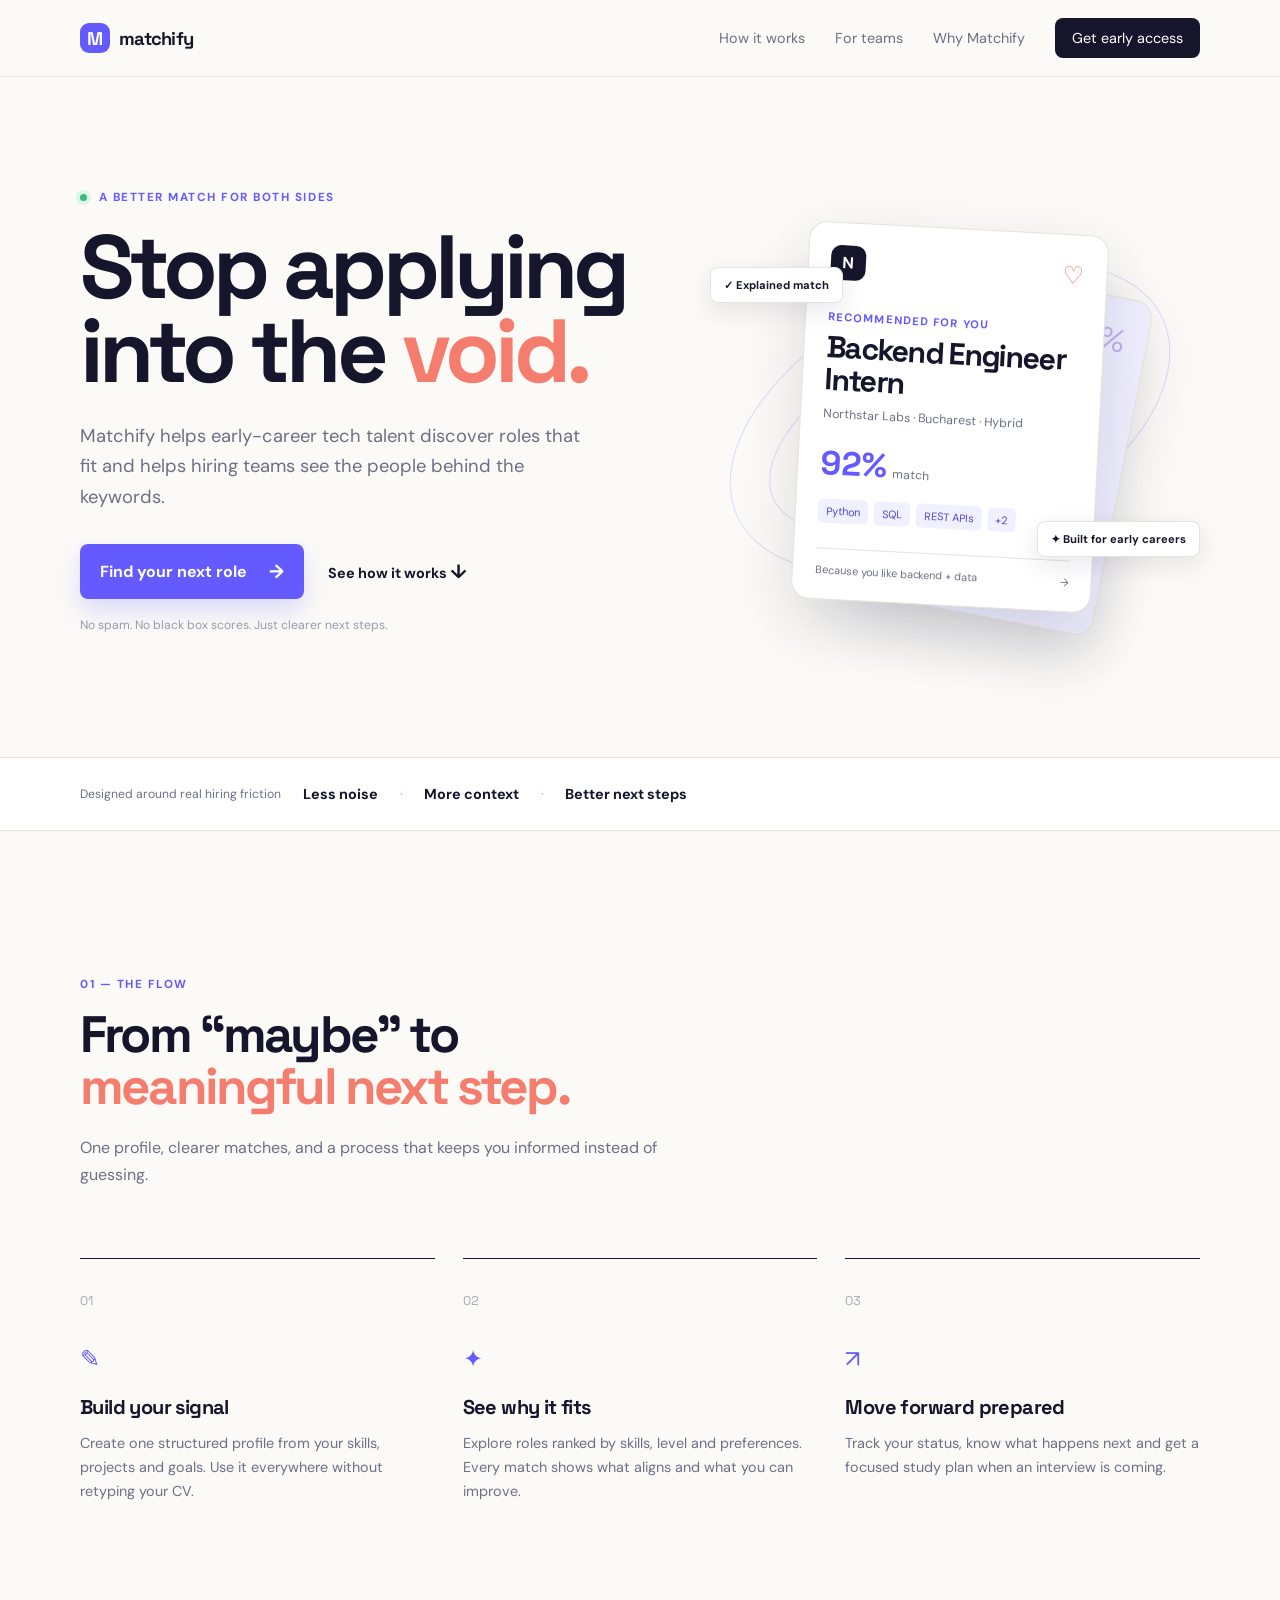
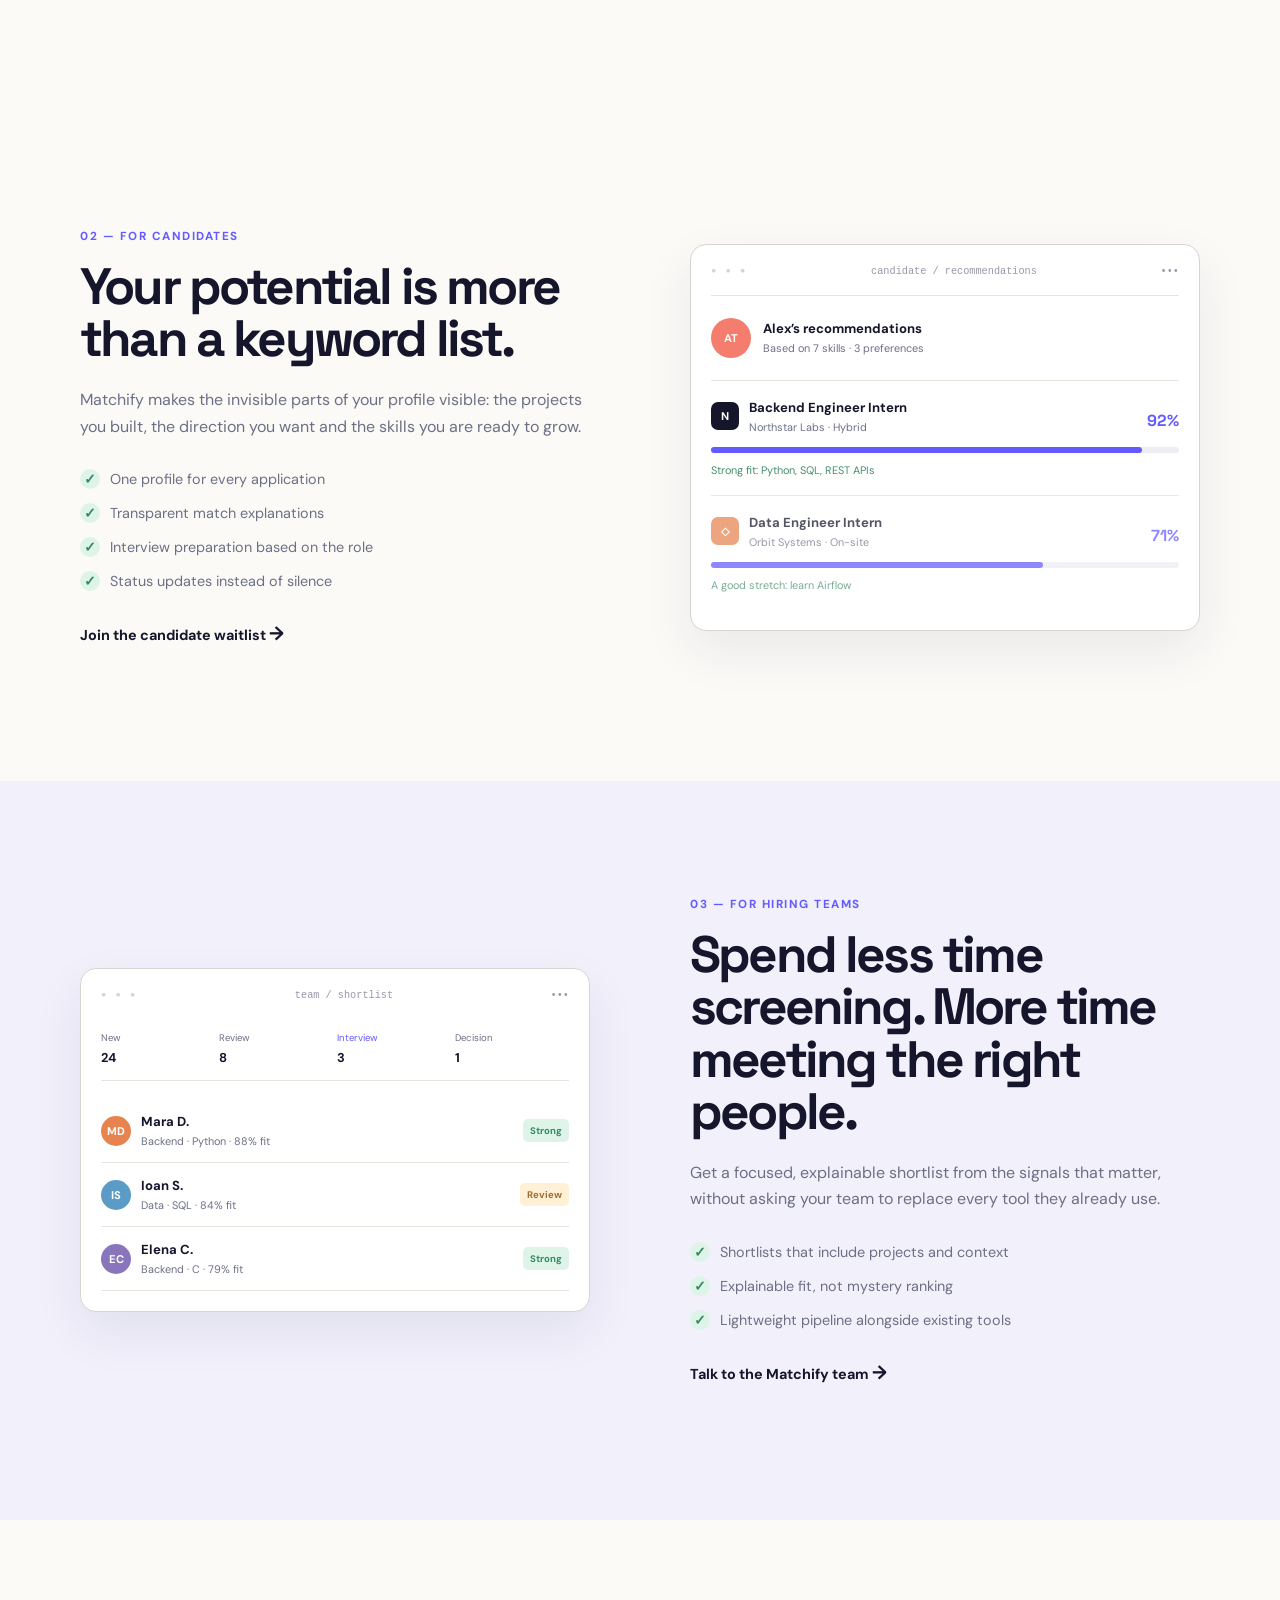
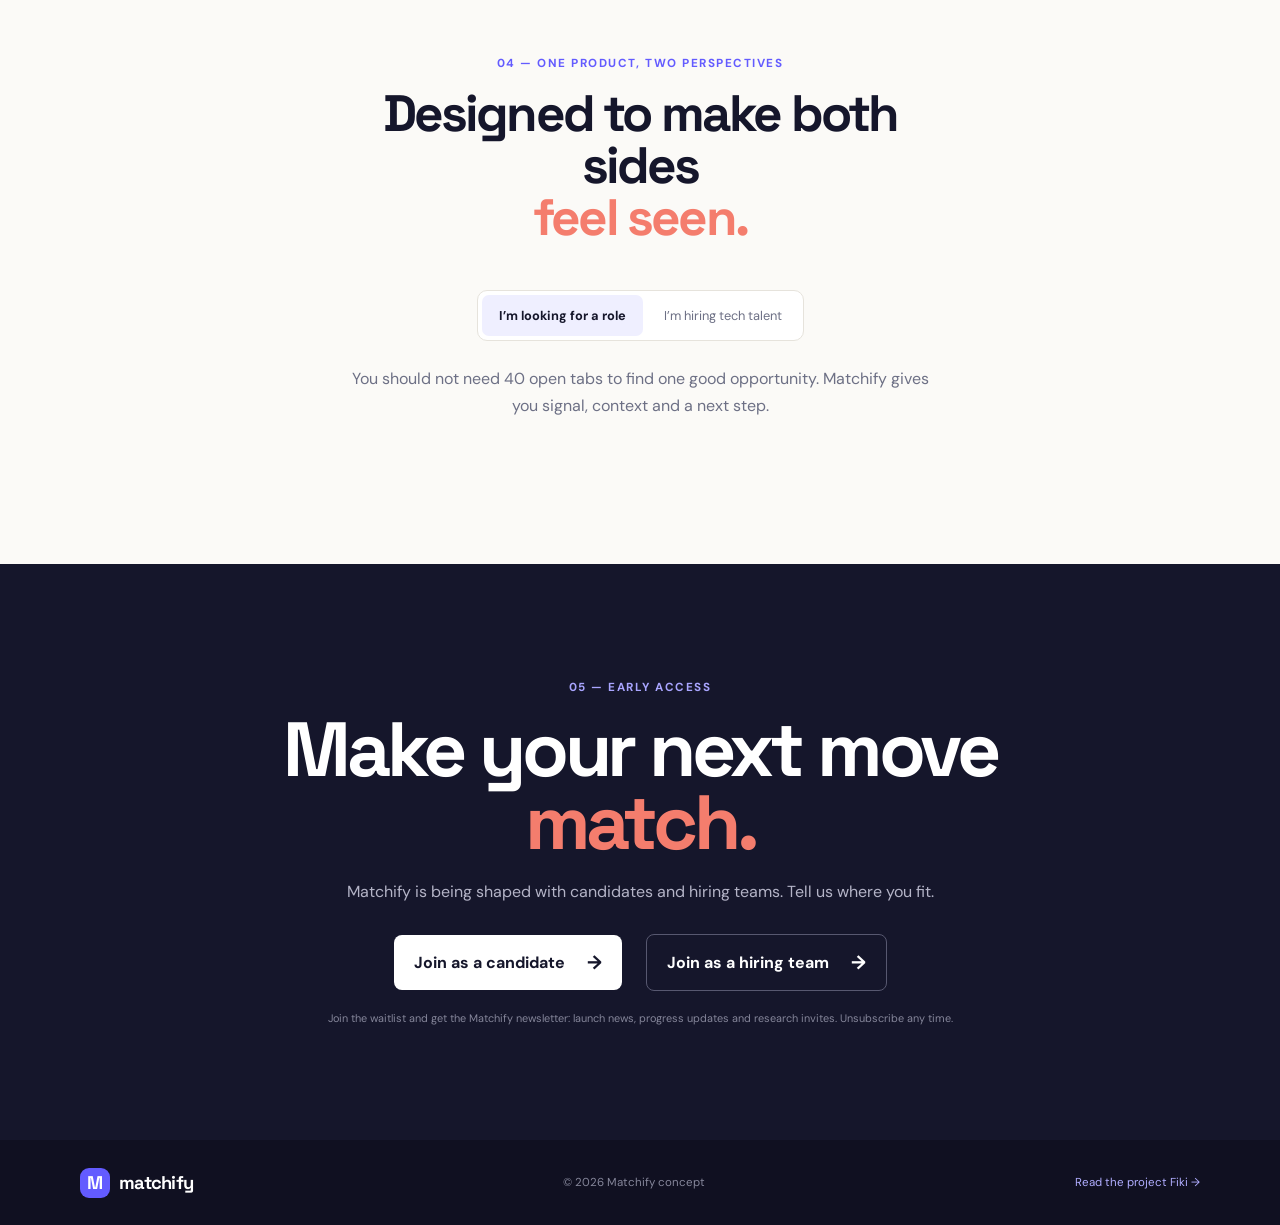
<file: landing.html>
<!DOCTYPE html>
<html lang="en">
<head>
  <meta charset="UTF-8" />
  <meta name="viewport" content="width=device-width, initial-scale=1.0" />
  <title>Matchify — Find the work that fits</title>
  <meta name="description" content="Matchify connects early-career tech talent with roles that fit their skills, goals and next steps." />
  <link rel="preconnect" href="https://fonts.googleapis.com" />
  <link rel="preconnect" href="https://fonts.gstatic.com" crossorigin />
  <link href="https://fonts.googleapis.com/css2?family=DM+Sans:wght@400;500;600;700&family=Space+Grotesk:wght@500;600;700&display=swap" rel="stylesheet" />
  <link rel="stylesheet" href="assets/css/landing.css" />

  <!-- M5 · PostHog: web analytics, conversion funnel and session replay.
       Runs only on the published site, so local testing does not pollute the data.
       The project key below is PostHog's public, write-only key; it is meant to live in the page. -->
  <script>
    (function () {
      var host = location.hostname;
      var isLocal = !host || host === "localhost" || host === "127.0.0.1" || host === "[::1]";
      window.MATCHIFY_ANALYTICS = !isLocal;
      if (isLocal) return;
      !function(t,e){var o,n,p,r;e.__SV||(window.posthog&&window.posthog.__loaded)||(window.posthog=e,e._i=[],e.init=function(i,s,a){function g(t,e){var o=e.split(".");2==o.length&&(t=t[o[0]],e=o[1]),t[e]=function(){t.push([e].concat(Array.prototype.slice.call(arguments,0)))}}(p=t.createElement("script")).type="text/javascript",p.crossOrigin="anonymous",p.async=!0,p.src=s.api_host.replace(".i.posthog.com","-assets.i.posthog.com")+"/static/array.js",(r=t.getElementsByTagName("script")[0]).parentNode.insertBefore(p,r);var u=e;for(void 0!==a?u=e[a]=[]:a="posthog",u.people=u.people||[],u.toString=function(t){var e="posthog";return"posthog"!==a&&(e+="."+a),t||(e+=" (stub)"),e},u.people.toString=function(){return u.toString(1)+".people (stub)"},o="init capture register register_once register_for_session unregister identify setPersonProperties reset get_distinct_id get_session_id get_property getSessionProperty opt_in_capturing opt_out_capturing has_opted_out_capturing startSessionRecording stopSessionRecording debug".split(" "),n=0;n<o.length;n++)g(u,o[n]);e._i.push([i,s,a])},e.__SV=1)}(document,window.posthog||[]);
      posthog.init("phc_rrKvt7kXFYidTwXiHSAJkUwVsMcmUFDt7iwgxY2FmmSk", {
        api_host: "https://us.i.posthog.com",
        person_profiles: "identified_only",
        capture_pageview: true,
        capture_pageleave: true,
        session_recording: { maskAllInputs: true }
      });
      posthog.register({ site: "landing", campaign_milestone: "M5" });
    })();
  </script>
</head>
<body>
  <header class="site-header">
    <nav class="nav shell" aria-label="Main navigation">
      <a class="brand" href="#top" aria-label="Matchify home"><span class="brand-mark">M</span> matchify</a>
      <button class="menu-toggle" id="menu-toggle" type="button" aria-expanded="false" aria-controls="site-menu">Menu</button>
      <div class="nav-menu" id="site-menu">
        <a href="#how-it-works">How it works</a>
        <a href="#for-teams">For teams</a>
        <a href="#why-matchify">Why Matchify</a>
        <a class="nav-cta" href="#join" data-cta="nav">Get early access</a>
      </div>
    </nav>
  </header>

  <main id="top">
    <section class="hero shell">
      <div class="hero-copy">
        <p class="kicker"><span class="status-dot"></span> A better match for both sides</p>
        <h1>Stop applying into the <em>void.</em></h1>
        <p class="hero-lede">Matchify helps early-career tech talent discover roles that fit and helps hiring teams see the people behind the keywords.</p>
        <div class="hero-actions">
          <a class="button button-primary" href="#join" data-join="candidate" data-cta="hero">Find your next role <span>→</span></a>
          <a class="text-link" href="#how-it-works" data-cta="hero-how">See how it works <span>↓</span></a>
        </div>
        <p class="microcopy">No spam. No black box scores. Just clearer next steps.</p>
      </div>
      <div class="hero-visual" aria-label="Illustration of the Matchify matching experience">
        <div class="orbit orbit-one"></div>
        <div class="orbit orbit-two"></div>
        <div class="match-card card-back"><span>82%</span></div>
        <div class="match-card card-main">
          <div class="card-top"><span class="company-logo">N</span><span class="save">♡</span></div>
          <p class="card-label">Recommended for you</p>
          <h2>Backend Engineer<br />Intern</h2>
          <p class="company">Northstar Labs · Bucharest · Hybrid</p>
          <div class="score"><strong>92%</strong><span>match</span></div>
          <div class="skill-list"><span>Python</span><span>SQL</span><span>REST APIs</span><span>+2</span></div>
          <div class="card-footer"><span>Because you like backend + data</span><span>→</span></div>
        </div>
        <div class="float-note note-one">✓ Explained match</div>
        <div class="float-note note-two">✦ Built for early careers</div>
      </div>
    </section>

    <section class="proof-bar">
      <div class="shell proof-inner"><span>Designed around real hiring friction</span><strong>Less noise</strong><i>·</i><strong>More context</strong><i>·</i><strong>Better next steps</strong></div>
    </section>

    <section class="section shell" id="how-it-works">
      <div class="section-heading">
        <p class="kicker">01 — The flow</p>
        <h2>From “maybe” to<br /><em>meaningful next step.</em></h2>
        <p>One profile, clearer matches, and a process that keeps you informed instead of guessing.</p>
      </div>
      <div class="steps">
        <article class="step"><span class="step-number">01</span><div class="step-icon">✎</div><h3>Build your signal</h3><p>Create one structured profile from your skills, projects and goals. Use it everywhere without retyping your CV.</p></article>
        <article class="step"><span class="step-number">02</span><div class="step-icon">✦</div><h3>See why it fits</h3><p>Explore roles ranked by skills, level and preferences. Every match shows what aligns and what you can improve.</p></article>
        <article class="step"><span class="step-number">03</span><div class="step-icon">↗</div><h3>Move forward prepared</h3><p>Track your status, know what happens next and get a focused study plan when an interview is coming.</p></article>
      </div>
    </section>

    <section class="split-section shell" id="why-matchify">
      <div class="split-copy">
        <p class="kicker">02 — For candidates</p>
        <h2>Your potential is more than a keyword list.</h2>
        <p>Matchify makes the invisible parts of your profile visible: the projects you built, the direction you want and the skills you are ready to grow.</p>
        <ul class="check-list"><li>One profile for every application</li><li>Transparent match explanations</li><li>Interview preparation based on the role</li><li>Status updates instead of silence</li></ul>
        <a class="text-link" href="#join" data-join="candidate" data-cta="candidates-section">Join the candidate waitlist <span>→</span></a>
      </div>
      <div class="wireframe-panel candidate-panel">
        <div class="panel-top"><span class="window-dots">● ● ●</span><span>candidate / recommendations</span><span>•••</span></div>
        <div class="profile-row"><div class="avatar">AT</div><div><strong>Alex’s recommendations</strong><small>Based on 7 skills · 3 preferences</small></div></div>
        <div class="recommendation"><div><span class="mini-logo">N</span><div><strong>Backend Engineer Intern</strong><small>Northstar Labs · Hybrid</small></div></div><b>92%</b><div class="bar"><span style="width:92%"></span></div><small class="reason">Strong fit: Python, SQL, REST APIs</small></div>
        <div class="recommendation muted"><div><span class="mini-logo orange">◇</span><div><strong>Data Engineer Intern</strong><small>Orbit Systems · On-site</small></div></div><b>71%</b><div class="bar"><span style="width:71%"></span></div><small class="reason">A good stretch: learn Airflow</small></div>
      </div>
    </section>

    <section class="team-section" id="for-teams">
      <div class="shell split-section reverse">
        <div class="wireframe-panel recruiter-panel">
          <div class="panel-top"><span class="window-dots">● ● ●</span><span>team / shortlist</span><span>•••</span></div>
          <div class="pipeline"><span>New <b>24</b></span><span>Review <b>8</b></span><span class="active">Interview <b>3</b></span><span>Decision <b>1</b></span></div>
          <div class="candidate-row"><div class="avatar small">MD</div><div><strong>Mara D.</strong><small>Backend · Python · 88% fit</small></div><span class="tag green">Strong</span></div>
          <div class="candidate-row"><div class="avatar small blue">IS</div><div><strong>Ioan S.</strong><small>Data · SQL · 84% fit</small></div><span class="tag yellow">Review</span></div>
          <div class="candidate-row"><div class="avatar small purple">EC</div><div><strong>Elena C.</strong><small>Backend · C · 79% fit</small></div><span class="tag green">Strong</span></div>
        </div>
        <div class="split-copy">
          <p class="kicker">03 — For hiring teams</p>
          <h2>Spend less time screening. More time meeting the right people.</h2>
          <p>Get a focused, explainable shortlist from the signals that matter, without asking your team to replace every tool they already use.</p>
          <ul class="check-list"><li>Shortlists that include projects and context</li><li>Explainable fit, not mystery ranking</li><li>Lightweight pipeline alongside existing tools</li></ul>
          <a class="text-link" href="#join" data-join="team" data-cta="teams-section">Talk to the Matchify team <span>→</span></a>
        </div>
      </div>
    </section>

    <section class="persona-section shell">
      <div class="section-heading centered"><p class="kicker">04 — One product, two perspectives</p><h2>Designed to make both sides<br /><em>feel seen.</em></h2></div>
      <div class="persona-tabs" role="tablist" aria-label="Audience perspectives"><button class="persona-tab active" role="tab" aria-selected="true" data-persona="candidate">I’m looking for a role</button><button class="persona-tab" role="tab" aria-selected="false" data-persona="team">I’m hiring tech talent</button></div>
      <div class="persona-message" id="persona-message">You should not need 40 open tabs to find one good opportunity. Matchify gives you signal, context and a next step.</div>
    </section>

    <section class="join-section" id="join">
      <div class="shell join-inner"><p class="kicker">05 — Early access</p><h2>Make your next move<br /><em>match.</em></h2><p>Matchify is being shaped with candidates and hiring teams. Tell us where you fit.</p><div class="join-actions"><button class="button button-light" type="button" data-join="candidate" data-cta="join-section">Join as a candidate <span>→</span></button><button class="button button-outline" type="button" data-join="team" data-cta="join-section">Join as a hiring team <span>→</span></button></div><small>Join the waitlist and get the Matchify newsletter: launch news, progress updates and research invites. Unsubscribe any time.</small></div>
    </section>
  </main>

  <footer class="footer"><div class="shell footer-inner"><a class="brand" href="#top"><span class="brand-mark">M</span> matchify</a><span>© 2026 Matchify concept</span><a href="index.html">Read the project Fiki →</a></div></footer>

  <!-- M5 · Lead collection: the waitlist / newsletter form posts to Formspree (no backend needed on GitHub Pages). -->
  <dialog id="join-dialog" class="join-dialog" aria-labelledby="dialog-title">
    <button class="dialog-close" type="button" aria-label="Close">×</button>
    <div id="join-form-view">
      <p class="kicker">Early access</p>
      <h2 id="dialog-title">Join the candidate waitlist</h2>
      <p id="dialog-lede">Leave your email and we’ll keep you close to the next Matchify update.</p>
      <form id="join-form" action="https://formspree.io/f/xqpqgzny" method="POST" novalidate>
        <label for="email">Email address</label>
        <input id="email" name="email" type="email" autocomplete="email" placeholder="you@example.com" required />
        <input type="hidden" name="role" id="join-role" value="candidate" />
        <input type="hidden" name="cta" id="join-cta" value="" />
        <input type="hidden" name="utm_source" value="" />
        <input type="hidden" name="utm_medium" value="" />
        <input type="hidden" name="utm_campaign" value="" />
        <input type="hidden" name="utm_content" value="" />
        <input type="hidden" name="_subject" id="join-subject" value="New Matchify waitlist signup" />
        <input type="text" name="_gotcha" class="hp" tabindex="-1" autocomplete="off" aria-hidden="true" />
        <label class="consent"><input type="checkbox" name="newsletter_consent" value="yes" required /> <span>I agree to receive Matchify product updates and research invites by email. I can unsubscribe at any time.</span></label>
        <p class="form-error" id="join-error" role="alert" hidden></p>
        <button class="button button-primary" type="submit" id="join-submit">Count me in <span>→</span></button>
      </form>
    </div>
    <div id="join-success" class="join-success" hidden>
      <p class="kicker">You’re on the list</p>
      <h2 tabindex="-1">Thanks, we’ll be in touch.</h2>
      <p>We’ll email you when Matchify opens early access, and only for product updates and research invites.</p>
      <button class="button button-primary" type="button" data-close>Back to the page</button>
    </div>
  </dialog>
  <script src="assets/js/landing.js" defer></script>
</body>
</html>
</file>
<file: assets/css/landing.css>
:root { --ink:#15162b; --muted:#6d7085; --paper:#fbfaf7; --line:#e6e3dc; --brand:#635bff; --coral:#f47d6d; --mint:#dff4e9; }
* { box-sizing:border-box; }
html { scroll-behavior:smooth; }
body { margin:0; color:var(--ink); background:var(--paper); font-family:"DM Sans", sans-serif; }
a { color:inherit; text-decoration:none; }
button, input { font:inherit; }
.shell { width:min(1120px, calc(100% - 48px)); margin:auto; }
.site-header { position:sticky; top:0; z-index:10; background:rgba(251,250,247,.9); border-bottom:1px solid rgba(21,22,43,.08); backdrop-filter:blur(14px); }
.nav { display:flex; align-items:center; justify-content:space-between; min-height:76px; }
.brand { display:flex; align-items:center; gap:9px; font-family:"Space Grotesk"; font-size:1.15rem; font-weight:700; letter-spacing:-.04em; }
.brand-mark { display:grid; place-items:center; width:30px; height:30px; border-radius:9px; color:#fff; background:var(--brand); font-family:"Space Grotesk"; }
.nav-menu { display:flex; align-items:center; gap:30px; color:var(--muted); font-size:.9rem; }
.nav-menu a:hover, .footer a:hover { color:var(--brand); }
.nav-cta { padding:11px 17px; color:#fff !important; border-radius:8px; background:var(--ink); }
.menu-toggle { display:none; border:1px solid var(--line); background:#fff; border-radius:8px; padding:8px 12px; }
.hero { display:grid; grid-template-columns:1fr .9fr; gap:64px; align-items:center; min-height:680px; padding:80px 0; }
.kicker { margin:0; color:var(--brand); font-size:.73rem; font-weight:700; letter-spacing:.13em; text-transform:uppercase; }
.status-dot { display:inline-block; width:7px; height:7px; margin-right:7px; border-radius:50%; background:#3cb780; box-shadow:0 0 0 4px var(--mint); }
h1,h2,h3 { margin:0; font-family:"Space Grotesk"; letter-spacing:-.055em; }
h1 { max-width:620px; margin-top:20px; font-size:clamp(3.6rem, 7vw, 6.4rem); line-height:.94; }
h1 em,h2 em { color:var(--coral); font-style:normal; }
.hero-lede { max-width:520px; margin:28px 0 0; color:var(--muted); font-size:1.15rem; line-height:1.65; }
.hero-actions,.join-actions { display:flex; align-items:center; gap:24px; margin-top:32px; }
.button { display:inline-flex; align-items:center; justify-content:center; gap:22px; border:0; border-radius:8px; padding:15px 20px; cursor:pointer; font-weight:700; }
.button-primary { color:#fff; background:var(--brand); box-shadow:0 12px 24px rgba(99,91,255,.2); }
.button-primary:hover { background:#5149e8; }
.button span,.text-link span { font-size:1.2rem; }
.text-link { font-size:.9rem; font-weight:700; }
.text-link:hover { color:var(--brand); }
.microcopy { margin-top:18px; color:#9a9aaa; font-size:.76rem; }
.hero-visual { position:relative; min-height:490px; display:grid; place-items:center; }
.orbit { position:absolute; border:1px solid #dcd9f7; border-radius:50%; transform:rotate(-25deg); }
.orbit-one { width:390px; height:180px; }
.orbit-two { width:470px; height:265px; }
.match-card { position:relative; width:300px; border:1px solid var(--line); border-radius:18px; background:#fff; box-shadow:0 24px 60px rgba(37,34,72,.14); }
.card-main { z-index:2; padding:22px; transform:rotate(3deg); }
.card-back { position:absolute; width:250px; height:340px; transform:translate(50px, 30px) rotate(11deg); background:#eeeefe; }
.card-back span { position:absolute; right:22px; top:22px; color:#b8b4ef; font-family:"Space Grotesk"; font-size:2rem; }
.card-top,.panel-top { display:flex; align-items:center; justify-content:space-between; }
.company-logo,.mini-logo { display:grid; place-items:center; width:35px; height:35px; border-radius:10px; color:#fff; background:var(--ink); font-weight:700; }
.save { color:var(--coral); font-size:1.5rem; }
.card-label { margin:30px 0 8px; color:var(--brand); font-size:.7rem; font-weight:700; text-transform:uppercase; letter-spacing:.1em; }
.card-main h2 { font-size:1.9rem; line-height:1.05; }
.company { margin:10px 0 20px; color:var(--muted); font-size:.77rem; }
.score { display:flex; align-items:baseline; gap:6px; color:var(--brand); }
.score strong { font-family:"Space Grotesk"; font-size:2.1rem; }
.score span { color:var(--muted); font-size:.75rem; }
.skill-list { display:flex; flex-wrap:wrap; gap:6px; margin-top:14px; }
.skill-list span { padding:5px 8px; border-radius:5px; background:#f0f0fe; color:#5149c8; font-size:.68rem; }
.card-footer { display:flex; justify-content:space-between; margin-top:25px; padding-top:14px; border-top:1px solid var(--line); color:var(--muted); font-size:.68rem; }
.float-note { position:absolute; z-index:3; padding:10px 13px; border:1px solid var(--line); border-radius:8px; color:var(--ink); background:#fff; box-shadow:0 8px 25px rgba(37,34,72,.1); font-size:.7rem; font-weight:700; }
.note-one { top:95px; left:10px; }.note-two { right:0; bottom:105px; }
.proof-bar { border-top:1px solid var(--line); border-bottom:1px solid var(--line); background:#fff; }
.proof-inner { display:flex; align-items:center; gap:22px; min-height:72px; color:var(--muted); font-size:.76rem; }.proof-inner strong { color:var(--ink); font-size:.9rem; }.proof-inner i { color:var(--coral); }
.section { padding:145px 0; }.section-heading { max-width:600px; }.section-heading h2,.split-copy h2 { margin-top:17px; font-size:clamp(2.4rem,4vw,4rem); line-height:1.02; }.section-heading > p:last-child,.split-copy > p:not(.kicker) { margin-top:22px; color:var(--muted); line-height:1.65; }
.steps { display:grid; grid-template-columns:repeat(3,1fr); gap:28px; margin-top:70px; }.step { position:relative; padding:30px 0; border-top:1px solid var(--ink); }.step-number { color:#aaa9b6; font-family:"Space Grotesk"; font-size:.8rem; }.step-icon { margin:33px 0 20px; color:var(--brand); font-size:1.5rem; }.step h3 { font-size:1.25rem; letter-spacing:-.03em; }.step p { margin-top:12px; color:var(--muted); font-size:.9rem; line-height:1.65; }
.split-section { display:grid; grid-template-columns:1fr 1fr; gap:100px; align-items:center; padding:135px 0; }.split-section.reverse { padding-top:115px; }.check-list { display:grid; gap:14px; margin:29px 0 30px; padding:0; list-style:none; color:var(--muted); font-size:.9rem; }.check-list li::before { content:"✓"; display:inline-grid; place-items:center; width:20px; height:20px; margin-right:10px; border-radius:50%; color:#318c62; background:var(--mint); font-weight:700; }
.wireframe-panel { padding:20px; border:1px solid #d8d5ce; border-radius:16px; background:#fff; box-shadow:0 20px 50px rgba(37,34,72,.08); }.panel-top { padding-bottom:18px; color:#9998a8; font-family:monospace; font-size:.64rem; }.window-dots { color:#d5d3dc; letter-spacing:2px; font-size:.55rem; }.profile-row { display:flex; align-items:center; gap:12px; padding:22px 0; border-top:1px solid var(--line); }.avatar { display:grid; place-items:center; width:40px; height:40px; border-radius:50%; color:#fff; background:var(--coral); font-size:.7rem; font-weight:700; }.profile-row strong,.recommendation strong,.candidate-row strong { display:block; font-size:.82rem; }.profile-row small,.recommendation small,.candidate-row small { display:block; margin-top:4px; color:var(--muted); font-size:.68rem; }.recommendation { padding:18px 0; border-top:1px solid var(--line); }.recommendation > div:first-child { display:flex; align-items:center; gap:10px; }.mini-logo { width:28px; height:28px; border-radius:7px; font-size:.7rem; }.mini-logo.orange { background:#e7834e; }.recommendation b { float:right; margin-top:-24px; color:var(--brand); font-family:"Space Grotesk"; }.bar { height:6px; margin-top:13px; border-radius:10px; background:#ededf3; }.bar span { display:block; height:100%; border-radius:inherit; background:var(--brand); }.reason { margin-top:10px !important; color:#458e6c !important; }.recommendation.muted { opacity:.72; }
.team-section { background:#f1f0fb; }.pipeline { display:grid; grid-template-columns:repeat(4,1fr); gap:4px; margin:12px 0 18px; padding-bottom:14px; border-bottom:1px solid var(--line); }.pipeline span { color:var(--muted); font-size:.6rem; }.pipeline b { display:block; margin-top:5px; color:var(--ink); font-size:.8rem; }.pipeline .active { color:var(--brand); }.candidate-row { display:flex; align-items:center; gap:10px; padding:14px 0; border-bottom:1px solid var(--line); }.avatar.small { width:30px; height:30px; background:#e7834e; }.avatar.blue { background:#5a9cc6; }.avatar.purple { background:#8975bb; }.candidate-row > div:nth-child(2) { flex:1; }.tag { padding:5px 7px; border-radius:5px; font-size:.6rem; font-weight:700; }.tag.green { color:#318c62; background:var(--mint); }.tag.yellow { color:#a16c2d; background:#fff0d6; }
.persona-section { padding:135px 0 145px; }.centered { margin:auto; text-align:center; }.persona-tabs { display:flex; justify-content:center; gap:4px; margin:46px auto 0; padding:4px; width:max-content; border:1px solid var(--line); border-radius:10px; background:#fff; }.persona-tab { border:0; border-radius:7px; padding:12px 17px; color:var(--muted); background:transparent; cursor:pointer; font-size:.8rem; }.persona-tab.active { color:var(--ink); background:#efefff; font-weight:700; }.persona-message { max-width:600px; margin:25px auto 0; text-align:center; color:var(--muted); line-height:1.65; }
.join-section { color:#fff; background:var(--ink); }.join-inner { padding:115px 0; text-align:center; }.join-inner .kicker { color:#a9a5ff; }.join-inner h2 { margin-top:18px; font-size:clamp(3rem,6vw,5.4rem); line-height:.95; }.join-inner p:not(.kicker) { margin-top:22px; color:#b4b4c7; }.join-actions { justify-content:center; }.button-light { color:var(--ink); background:#fff; }.button-outline { color:#fff; border:1px solid #575870; background:transparent; }.join-inner small { display:block; margin-top:20px; color:#85869a; font-size:.68rem; }
.footer { background:#101021; color:#85869a; }.footer-inner { display:flex; align-items:center; justify-content:space-between; min-height:85px; font-size:.72rem; }.footer .brand { color:#fff; }.footer a:last-child { color:#b0adff; }
.join-dialog { width:min(420px, calc(100% - 32px)); padding:32px; border:0; border-radius:16px; color:var(--ink); box-shadow:0 30px 80px rgba(0,0,0,.25); }.join-dialog::backdrop { background:rgba(21,22,43,.55); }.dialog-close { float:right; border:0; color:var(--muted); background:none; cursor:pointer; font-size:1.5rem; }.join-dialog h2 { margin-top:14px; font-size:2rem; }.join-dialog p:not(.kicker) { color:var(--muted); line-height:1.5; }.join-dialog form { display:grid; gap:8px; margin-top:24px; }.join-dialog label { font-size:.75rem; font-weight:700; }.join-dialog input { padding:13px; border:1px solid var(--line); border-radius:7px; }.join-dialog .button { margin-top:8px; }
@media (max-width: 760px) { .shell { width:min(100% - 32px, 560px); }.menu-toggle { display:block; }.nav-menu { position:absolute; display:none; top:76px; left:0; right:0; padding:15px 16px 20px; flex-direction:column; align-items:stretch; gap:0; border-bottom:1px solid var(--line); background:var(--paper); }.nav-menu.open { display:flex; }.nav-menu a { padding:13px 0; }.nav-cta { text-align:center; }.hero { grid-template-columns:1fr; gap:45px; padding:70px 0 80px; }.hero-visual { min-height:390px; transform:scale(.88); margin:-20px -35px; }.proof-inner { flex-wrap:wrap; gap:10px 15px; padding:17px 0; }.proof-inner span { width:100%; }.section,.split-section,.persona-section { padding:85px 0; }.steps,.split-section { grid-template-columns:1fr; gap:40px; }.split-section.reverse .wireframe-panel { order:2; }.persona-tabs { width:100%; flex-direction:column; }.persona-tab { width:100%; }.join-inner { padding:85px 0; }.join-actions { flex-direction:column; gap:12px; }.join-actions .button { width:100%; }.footer-inner { flex-wrap:wrap; gap:13px; padding:22px 0; } }
@media (prefers-reduced-motion: reduce) { html { scroll-behavior:auto; } }
/* M5 · waitlist form: consent, honeypot, errors, success state */
.join-dialog .consent { display:flex; gap:10px; align-items:flex-start; margin-top:8px; color:var(--muted); font-size:.75rem; font-weight:400; line-height:1.45; cursor:pointer; }
.join-dialog .consent input { flex:none; width:16px; height:16px; margin-top:2px; padding:0; accent-color:var(--brand); }
.join-dialog .hp { position:absolute; left:-9999px; width:1px; height:1px; opacity:0; }
.join-dialog .form-error { margin:4px 0 0; color:#c0392b !important; font-size:.78rem; }
.join-dialog .button[disabled] { opacity:.6; cursor:progress; }
.join-success h2 { outline:none; }
.join-success .button { margin-top:20px; }
</file>
